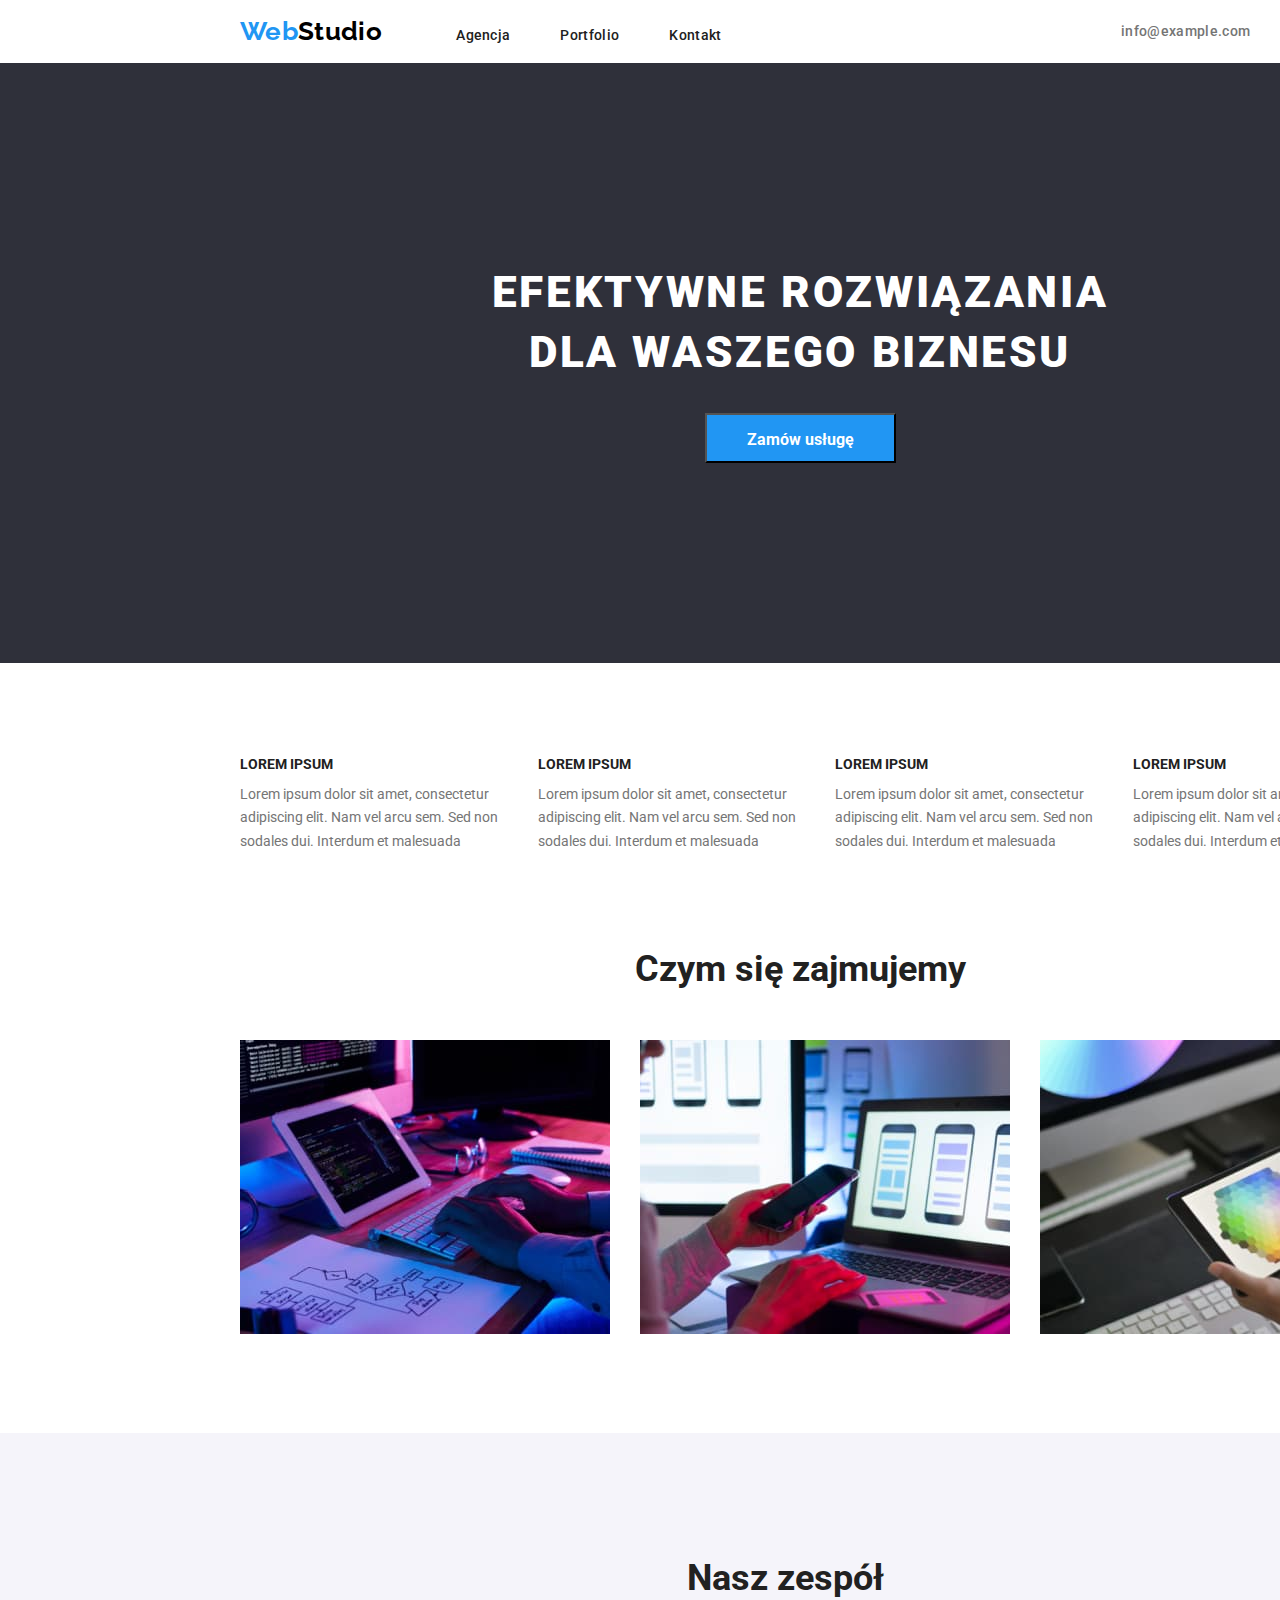
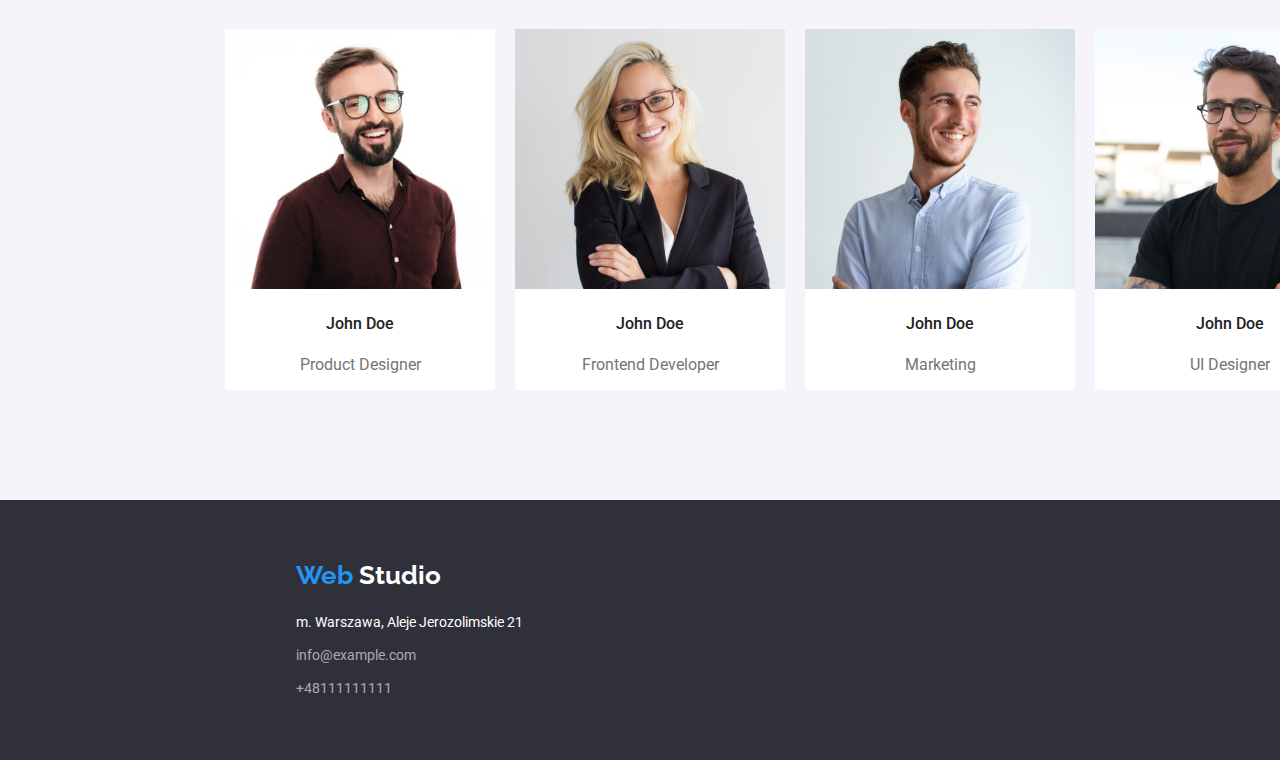
<file: index.html>
<!DOCTYPE html>
<html lang="en">
  <head>
    <meta charset="UTF-8" />
    <meta http-equiv="X-UA-Compatible" content="IE=edge" />
    <meta name="viewport" content="width=device-width, initial-scale=1.0" />
    <title>Main Page</title>
    <link rel="stylesheet" href="./css/modern-normalize.css" />
    <link rel="preconnect" href="https://fonts.googleapis.com" />
    <link rel="preconnect" href="https://fonts.gstatic.com" crossorigin />
    <link
      href="https://fonts.googleapis.com/css2?family=Raleway:wght@700&family=Roboto:wght@400;500;700;900&display=swap"
      rel="stylesheet"
    />
    <link href="./css/styles.css" rel="stylesheet" />
  </head>
  <body>
    <header>
      <div class="container">
        <nav class="menu">
          <ul class="menu-nav">
            <li>
              <a class="logo" href=""><span class="web">Web</span>Studio</a>
              <a class="nav" href="./index.html">Agencja</a>
            </li>
            <li>
              <a class="nav" href="./portfolio.html">Portfolio</a>
            </li>
            <li>
              <a class="nav" href="">Kontakt</a>
            </li>
          </ul>

          <ul class="kont-mail">
            <li>
              <a class="kontakt-header" href="mailto:info@example.com"
                >info@example.com</a
              >
            </li>
            <li>
              <a class="kontakt-header" href="tel:+48111111111">+48111111111</a>
            </li>
          </ul>
        </nav>
      </div>
    </header>
    <main>
      <section class="background-index">
        <div class="container">
          <h1 class="h1">EFEKTYWNE ROZWIĄZANIA DLA WASZEGO BIZNESU</h1>
          <button class="button-index" type="button">Zamów usługę</button>
        </div>
      </section>

      <div class="container">
        <section class="section">
          <ul class="text-lorem">
            <li>
              <h4 class="name-index">LOREM IPSUM</h4>
              <p class="text-index">
                Lorem ipsum dolor sit amet, consectetur adipiscing elit. Nam vel
                arcu sem. Sed non sodales dui. Interdum et malesuada
              </p>
            </li>

            <li>
              <h4 class="name-index">LOREM IPSUM</h4>
              <p class="text-index">
                Lorem ipsum dolor sit amet, consectetur adipiscing elit. Nam vel
                arcu sem. Sed non sodales dui. Interdum et malesuada
              </p>
            </li>

            <li>
              <h4 class="name-index">LOREM IPSUM</h4>
              <p class="text-index">
                Lorem ipsum dolor sit amet, consectetur adipiscing elit. Nam vel
                arcu sem. Sed non sodales dui. Interdum et malesuada
              </p>
            </li>

            <li>
              <h4 class="name-index">LOREM IPSUM</h4>
              <p class="text-index">
                Lorem ipsum dolor sit amet, consectetur adipiscing elit. Nam vel
                arcu sem. Sed non sodales dui. Interdum et malesuada
              </p>
            </li>
          </ul>
        </section>
      </div>

      <div class="container">
        <h2 class="descripition-index">Czym się zajmujemy</h2>
        <ul class="images-profil">
          <li>
            <img
              width="370"
              height="294"
              src="images/img1.jpg"
              alt="picture of a computer"
            />
          </li>
          <li>
            <img width="370" height="294" src="images/box2.jpg" alt="telefon" />
          </li>
          <li>
            <img width="370" height="294" src="images/box3.jpg" alt="tablet" />
          </li>
        </ul>
      </div>

      <div class="team">
        <div class="container">
          <h2 class="descripition-index-team">Nasz zespół</h2>
          <ul class="images-team-4">
            <li class="backgrund-image-team">
              <img
                width="270"
                height="260"
                src="images/teamcard1.jpg"
                alt="Man with glasses"
              />

              <h4 class="team-image">John Doe</h4>
              <p class="position-index">Product Designer</p>
            </li>
            <li class="backgrund-image-team">
              <img
                width="270"
                height="260"
                src="images/teamcard2.jpg"
                alt="Women with glasses"
              />

              <h4 class="team-image">John Doe</h4>
              <p class="position-index">Frontend Developer</p>
            </li>
            <li class="backgrund-image-team">
              <img
                width="270"
                height="260"
                src="images/teamcard3.jpg"
                alt="smiling man"
              />

              <h4 class="team-image">John Doe</h4>
              <p class="position-index">Marketing</p>
            </li>
            <li class="backgrund-image-team">
              <img
                width="270"
                height="260"
                src="images/teamcard4.jpg"
                alt="Man with glasses"
              />

              <h4 class="team-image">John Doe</h4>
              <p class="position-index">UI Designer</p>
            </li>
          </ul>
        </div>
      </div>
    </main>
    <footer class="background-footer">
      <div class="container">
        <a class="logo-footer" href=""
          ><span class="web">Web</span>
          <span class="studio-footer">Studio</span></a
        >
        <div class="adress-kontakt-footer">
          <adress class="adress-footer">
            m. Warszawa, Aleje Jerozolimskie 21
          </adress>
          <p class="footer-mail-index">
            <a class="kontakt-footer" href="mailto:info@example.com"
              >info@example.com
            </a>
          </p>
          <p class="footer-tel-index">
            <a class="kontakt-footer" href="tel:+48111111111"> +48111111111</a>
          </p>
        </div>
      </div>
    </footer>
  </body>
</html>
</file>
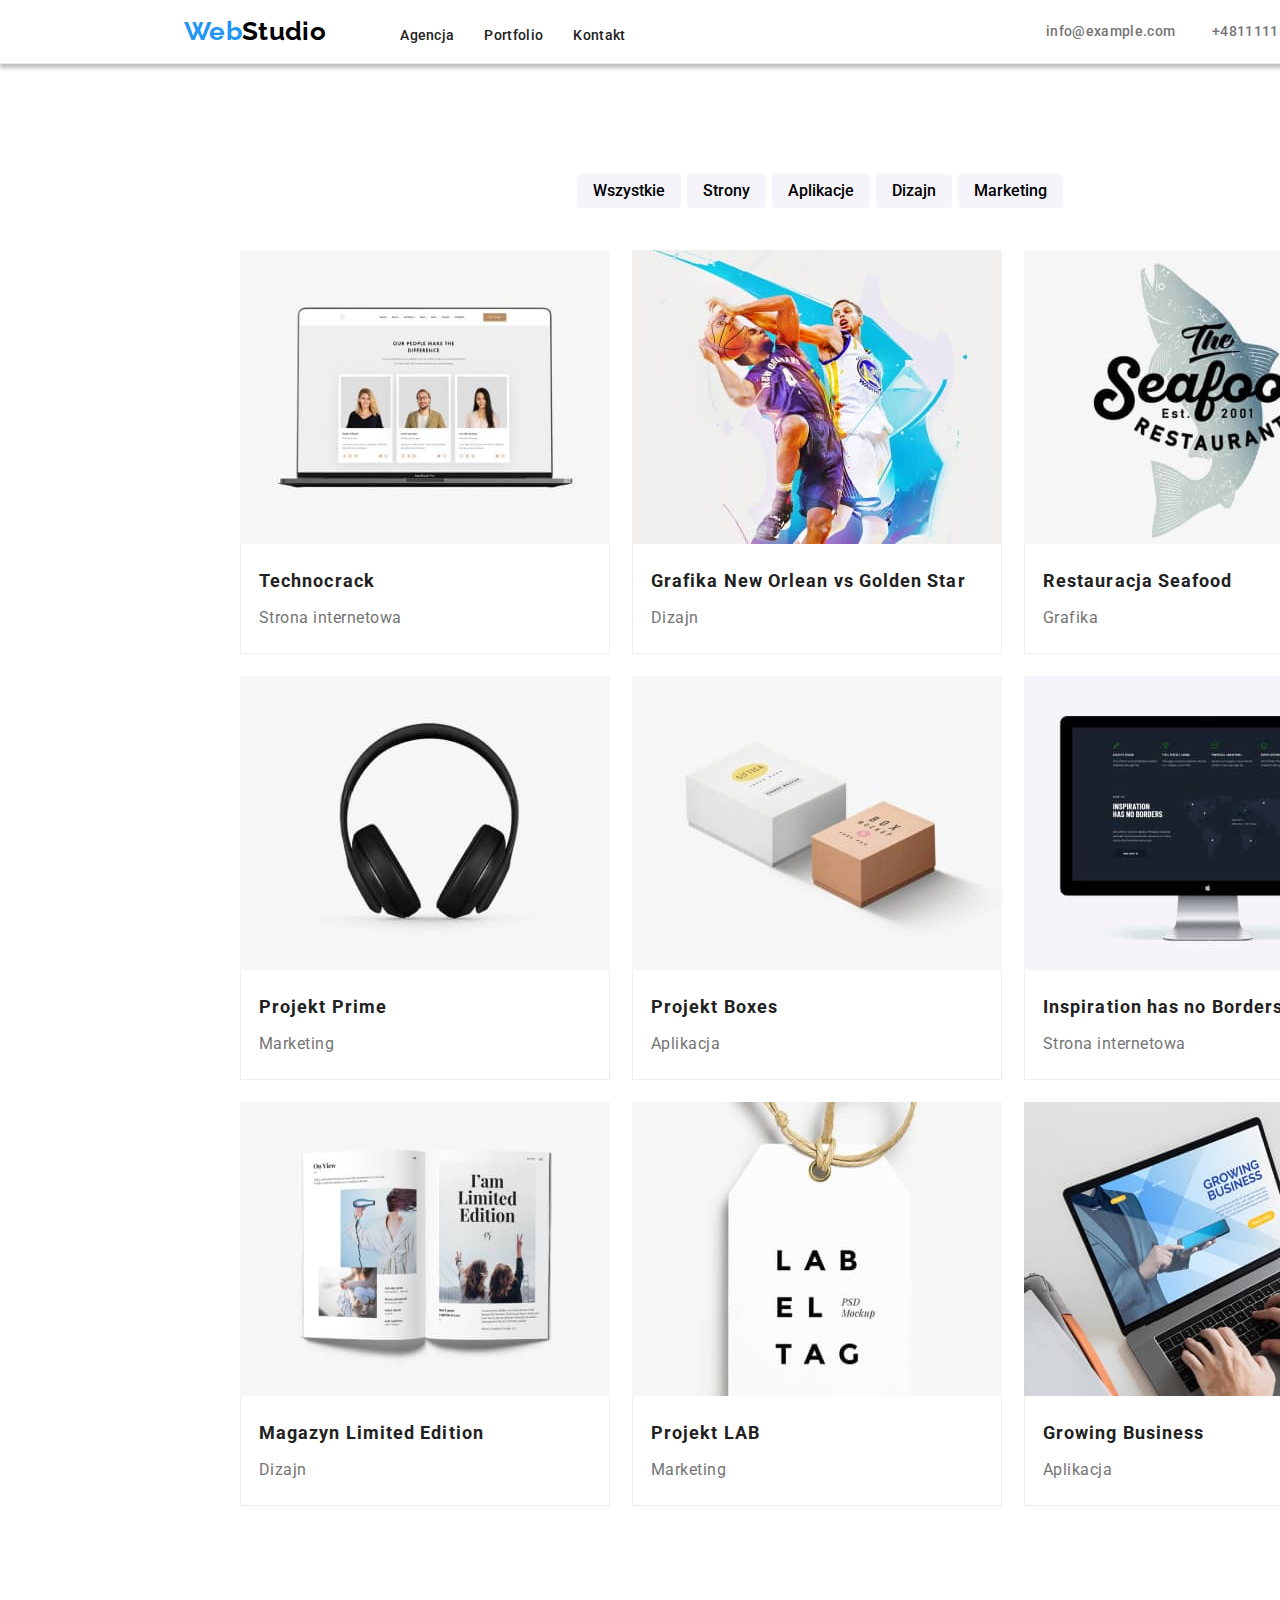
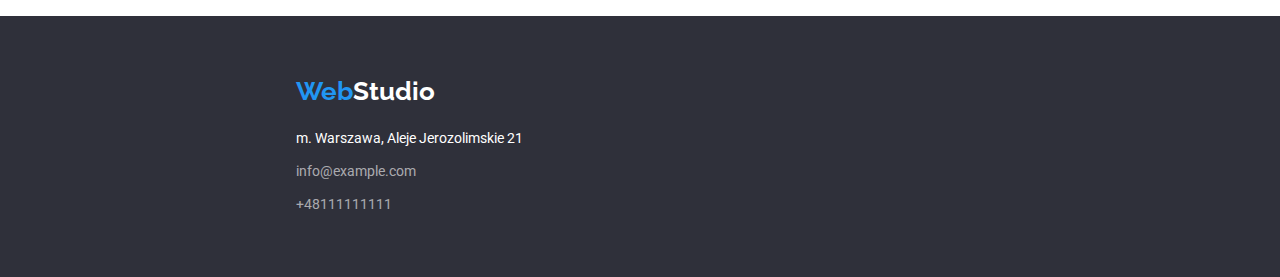
<file: portfolio.html>
<!DOCTYPE html>
<html lang="en">
  <head>
    <meta charset="UTF-8" />
    <meta http-equiv="X-UA-Compatible" content="IE=edge" />
    <meta name="viewport" content="width=device-width, initial-scale=1.0" />
    <title>Portfolio</title>
    <link
      rel="stylesheet"
      href="./css/modern-normalize.css"
    />
    <link rel="preconnect" href="https://fonts.googleapis.com" />
    <link rel="preconnect" href="https://fonts.gstatic.com" crossorigin />
    <link
      href="https://fonts.googleapis.com/css2?family=Raleway:wght@700&family=Roboto:wght@400;500;700;900&display=swap"
      rel="stylesheet"
    />
    <link href="./css/styles.css" rel="stylesheet" />
  </head>
  <body>
    <header>
      
        <div class="web-nav-portfolio">
          <div class="container">
          <nav class="menu">
            <ul class="menu-nav-portfolio">
              <li>
                <a class="logo-portfolio" href=""
                  ><span class="web">Web</span>Studio</a
                >
                <a class="nav-portfolio" href="./index.html">Agencja</a>
              </li>
              <li>
                <a class="nav-portfolio" href="./portfolio.html">Portfolio</a>
              </li>
              <li>
                <a class="nav-portfolio" href="">Kontakt</a>
              </li>
            </ul>

            <ul class="kont-mail-portfolio">
              <li>
                <a class="kontakt-header" href="mailto:info@example.com"
                  >info@example.com</a
                >
              </li>
              <li>
                <a class="kontakt-header" href="tel:+48111111111"
                  >+48111111111</a
                >
              </li>
            </ul>
          </nav>
        </div>
      </div>
    </header>
    <main>
      
        <div class="container">
          <section class="section">
          <section class="button-nav-port">
            <ul class="buttons-port">
              <li>
                <button class="button-portfolio" type="button">
                  Wszystkie
                </button>
              </li>
              <li>
                <button class="button-portfolio" type="button">Strony</button>
              </li>
              <li>
                <button class="button-portfolio" type="button">
                  Aplikacje
                </button>
              </li>
              <li>
                <button class="button-portfolio" type="button">Dizajn</button>
              </li>
              <li>
                <button class="button-portfolio" type="button">
                  Marketing
                </button>
              </li>
            </ul>
          </section>
          <section class="image-project-port">
            <ul class="image-portfolio">
              <li>
                <figcaption>
                  <img class="portfolio-images-projects"
                    width="370"
                    height="294"
                    src="images/portfolio1.jpg"
                    alt="View of a website on a laptop"
                  />
                  <figure class="figure-portfolio">
                    <h4 class="name-image">Technocrack</h4>
                    <p class="text-portfolio">Strona internetowa</p>
                  </figure>
                </figcaption>
              </li>
              <li>
                <figcaption>
                  <img class="portfolio-images-projects"
                    width="370"
                    height="294"
                    src="images/portfolio2.jpg"
                    alt="two basketball players"
                  />
                  <figure class="figure-portfolio">
                    <h4 class="name-image">
                      Grafika New Orlean vs Golden Star
                    </h4>
                    <p class="text-portfolio">Dizajn</p>
                  </figure>
                </figcaption>
              </li>
              <li>
                <figcaption>
                  <img class="portfolio-images-projects"
                    width="370"
                    height="294"
                    src="images/portfolio3.jpg"
                    alt="seafood restaurant logo"
                  />
                  <figure class="figure-portfolio">
                    <h4 class="name-image">Restauracja Seafood</h4>
                    <p class="text-portfolio">Grafika</p>
                  </figure>
                </figcaption>
              </li>
              <li>
                <figcaption>
                  <img class="portfolio-images-projects"
                    width="370"
                    height="294"
                    src="images/portfolio4.jpg"
                    alt="headphones"
                  />
                  <figure class="figure-portfolio">
                    <h4 class="name-image">Projekt Prime</h4>
                    <p class="text-portfolio">Marketing</p>
                  </figure>
                </figcaption>
              </li>
              <li>
                <figcaption>
                  <img class="portfolio-images-projects"
                    width="370"
                    height="294"
                    src="images/portfolio5.jpg"
                    alt="two boxes"
                  />
                  <figure class="figure-portfolio">
                    <h4 class="name-image">Projekt Boxes</h4>
                    <p class="text-portfolio">Aplikacja</p>
                  </figure>
                </figcaption>
              </li>
              <li>
                <figcaption>
                  <img class="portfolio-images-projects"
                    width="370"
                    height="294"
                    src="images/portfolio6.jpg"
                    alt="View of a website on a laptop"
                  />
                  <figure class="figure-portfolio">
                    <h4 class="name-image">Inspiration has no Borders</h4>
                    <p class="text-portfolio">Strona internetowa</p>
                  </figure>
                </figcaption>
              </li>
              <li>
                <figcaption>
                  <img class="portfolio-images-projects"
                    width="370"
                    height="294"
                    src="images/portfolio7.jpg"
                    alt="Open magazine"
                  />
                  <figure class="figure-portfolio">
                    <h4 class="name-image">Magazyn Limited Edition</h4>
                    <p class="text-portfolio">Dizajn</p>
                  </figure>
                </figcaption>
              </li>
              <li>
                <figcaption>
                  <img class="portfolio-images-projects"
                    width="370"
                    height="294"
                    src="images/portfolio8.jpg"
                    alt="Label"
                  />
                  <figure class="figure-portfolio">
                    <h4 class="name-image">Projekt LAB</h4>
                    <p class="text-portfolio">Marketing</p>
                  </figure>
                </figcaption>
              </li>
              <li>
                <figcaption>
                  <img class="portfolio-images-projects"
                    width="370"
                    height="294"
                    src="images/portfolio9.jpg"
                    alt="laptop screen"
                  />
                  <figure class="figure-portfolio">
                    <h4 class="name-image">Growing Business</h4>
                    <p class="text-portfolio">Aplikacja</p>
                  </figure>
                </figcaption>
              </li>
            </ul>
          </section>
        </div>
      </section>
    </main>
    
    <footer class="background-footer">
      <div class="container">
      <a class="logo-footer" href=""
        ><span class="web">Web</span
        ><span class="studio-footer">Studio</span></a
      >
      <div class="adress-kontakt-footer">
        <adress class="adress-footer"
          >m. Warszawa, Aleje Jerozolimskie 21</adress
        >
        <p class="footer-portfolio-mail">
          <a class="kontakt-footer" href="mailto:info@example.com"
            >info@example.com</a
          >
        </p>
        <p class="footer-portfolio-tel">
          <a class="kontakt-footer" href="tel:+48111111111">+48111111111</a>
        </p>
      </div>
      </div>
    </footer>
  </body>
</html>
</file>
<file: css/styles.css>
:root {
  --border-style: "Roboto", sanf-serif;
  --color-header: #2196f3;
  --color-1: #212121;
}
body {
  font-family: var(--border-style);
  color: var(--color-1);
  font-style: normal;
  text-decoration: none;
  width: 1600px;
}
ul {
  list-style-type: none;
}
a {
  text-decoration: none;
}

.button-portfolio {
  cursor: pointer;
  font-weight: 500;
  font-size: 16px;
  line-height: 1.63;
  background: #f5f4fa;
  border-radius: 4px;
  border: #f5f4fa;
  margin-bottom: 25.5px;
  padding: 4px 16px 4px 16px;
}
.button-portfolio:hover {
  background: #2196f3;
  color: #ffffff;
}
.name-image {
  font-weight: 700;
  font-size: 18px;
  line-height: 2;
  letter-spacing: 0.06em;
  margin: 0 0 4px 0;
}
.text-portfolio {
  font-weight: 400;
  font-size: 16px;
  line-height: 1.88;
  letter-spacing: 0.03em;
  color: #757575;
  margin: 0 0 20px 0;
}
.logo {
  color: #000000;
  font-family: "Raleway";
  font-weight: 700;
  font-size: 26px;
  line-height: 1.19;
  margin-right: 70px;
}
.logo-portfolio {
  color: #000000;
  font-family: "Raleway";
  font-weight: 700;
  font-size: 26px;
  line-height: 1.19;
  margin-right: 70px;
}
.web {
  color: #2196f3;
}
.nav-portfolio {
  color: var(--color-1);
  font-weight: 500;
  font-size: 14px;
  line-height: 1.14;
  gap-right: 270px;
}
.nav {
  color: var(--color-1);
  font-weight: 500;
  font-size: 14px;
  line-height: 1.14;
}
.nav:hover,
.nav:focus {
  color: #2196f3;
}
.kontakt-header {
  font-weight: 500;
  font-size: 14px;
  line-height: 1.14;
  color: #757575;
}
.kontakt-header:hover,
.kontakt-header:focus {
  color: #2196f3;
}

.background-index {
  background: #2f303a;
  padding: 200px 452px 200px 452px;
  text-align: center;
}
.h1 {
  font-weight: 900;
  font-size: 44px;
  line-height: 1.36;
  color: #ffffff;
  letter-spacing: 0.06em;
  text-align: center;
  text-transform: uppercase;
  max-width: 696px;
  margin: 0 0 30px 0;
}
.button {
  border: none;
  border-radius: 4px;
}
.button-index {
  font-weight: 700;
  font-size: 16px;
  line-height: 1.88;
  color: #ffffff;
  background: #2196f3;
  max-width: 200px;
  height: 50px;
  padding: 10px 40px;
}
.name-index {
  font-weight: 700;
  font-size: 14px;
  line-height: 1.14;
  margin: 0 0 10px 0;
}
.text-index {
  font-weight: 400;
  font-size: 14px;
  line-height: 1.71;
  color: #757575;
  margin: 0;
}
.descripition-index {
  font-weight: 700;
  font-size: 36px;
  line-height: 1.17;
  text-align: center;
  margin: 0 0 50px 0;
}
.descripition-index-team {
  font-weight: 700;
  font-size: 36px;
  line-height: 1.17;
  text-align: center;
}
.team-image {
  font-weight: 500;
  font-size: 16px;
  line-height: 1.19;
  text-align: center;
}
.team {
  background: #f5f4fa;
  padding-top: 94px;
  padding-bottom: 94px;
  padding-right: 30px;
  margin-top: 94px;
}

.position-index {
  font-weight: 400;
  font-size: 16px;
  line-height: 1.19;
  color: #757575;
  text-align: center;
}
.background-footer {
  background: #2f303a;
  padding-top: 60px;
  padding-bottom: 60px;
  padding-left: 162px;
}
.logo-footer {
  font-family: "Raleway";
  font-weight: 700;
  font-size: 26px;
  line-height: 1.19;
  padding-top: 60px;
  padding-left: 15px;
}
.studio-footer {
  color: #ffffff;
}
.adress-kontakt-footer {
  font-weight: 400;
  font-size: 14px;
  line-height: 1.71;
  padding-top: 20px;
  padding-left: 15px;
}
.adress-footer {
  color: #ffffff;
}
.kontakt-footer {
  color: rgba(255, 255, 255, 0.6);
}
.kontakt-footer:hover,
.kontakt-footer:focus {
  color: #2196f3;
}
.footer-portfolio-mail {
  margin: 9px 0;
}
.footer-portfolio-tel {
  margin: 0;
}
.container {
  max-width: 1200px;
  margin: 0 auto;
}
.menu {
  display: flex;
  align-items: center;
  justify-content: space-between;
  letter-spacing: 0.02em;
}
.menu-nav {
  display: flex;
  align-items: baseline;
  justify-content: flex-start;
  gap: 50px;
}
.menu-nav-portfolio {
  display: flex;
  align-items: baseline;
  justify-content: flex-start;
  gap: 30px;
}
.kont-mail {
  display: flex;
  gap: 50px;
  align-items: center;
  justify-content: flex-end;
}
.kont-mail-portfolio {
  display: flex;
  gap: 37px;
  align-items: center;
  justify-content: flex-end;
}

.text-lorem {
  display: flex;
  gap: 30px;
  margin: 0;
}

.images-profil {
  display: flex;
  gap: 30px;
  margin: 0;
}

.web-nav-portfolio {
  border-bottom: 1px solid #ececec;
  box-shadow: 0px 4px 4px 0px #00000040;
  align-items: stretch;
  padding-left: 9%;
  padding-right: 18%;
}
.button-nav-port {
  padding-right: 32%;
  padding-left: 32%;
}
.buttons-port {
  display: flex;
  justify-content: center;
  gap: 6px;
}
.image-project-port {
  max-width: 1200px;
}
.image-portfolio {
  display: flex;
  flex-wrap: wrap;
  text-align: center;
  gap: 22px;
}
.section {
  padding-top: 94px;
  padding-bottom: 94px;
}
.images-team-4 {
  display: flex;
  gap: 20px;
}
.backgrund-image-team {
  background: #ffffff;
  border-radius: 0px 0px 4px 4px;
}
.figure-portfolio {
  margin: 0;
  border-right: 1px solid #eee;
  border-bottom: 1px solid #eee;
  border-left: 1px solid #eee;
  padding-right: 18px;
  padding-top: 19px;
  padding-left: 18px;
  text-align: left;
}
.portfolio-image-size {
  height: 404px;
}
.footer-mail-index {
  margin: 9px 0;
}
.footer-tel-index {
  margin: 0;
}
.portfolio-images-projects {
  display: block;
  max-width: 100%;
}
</file>
